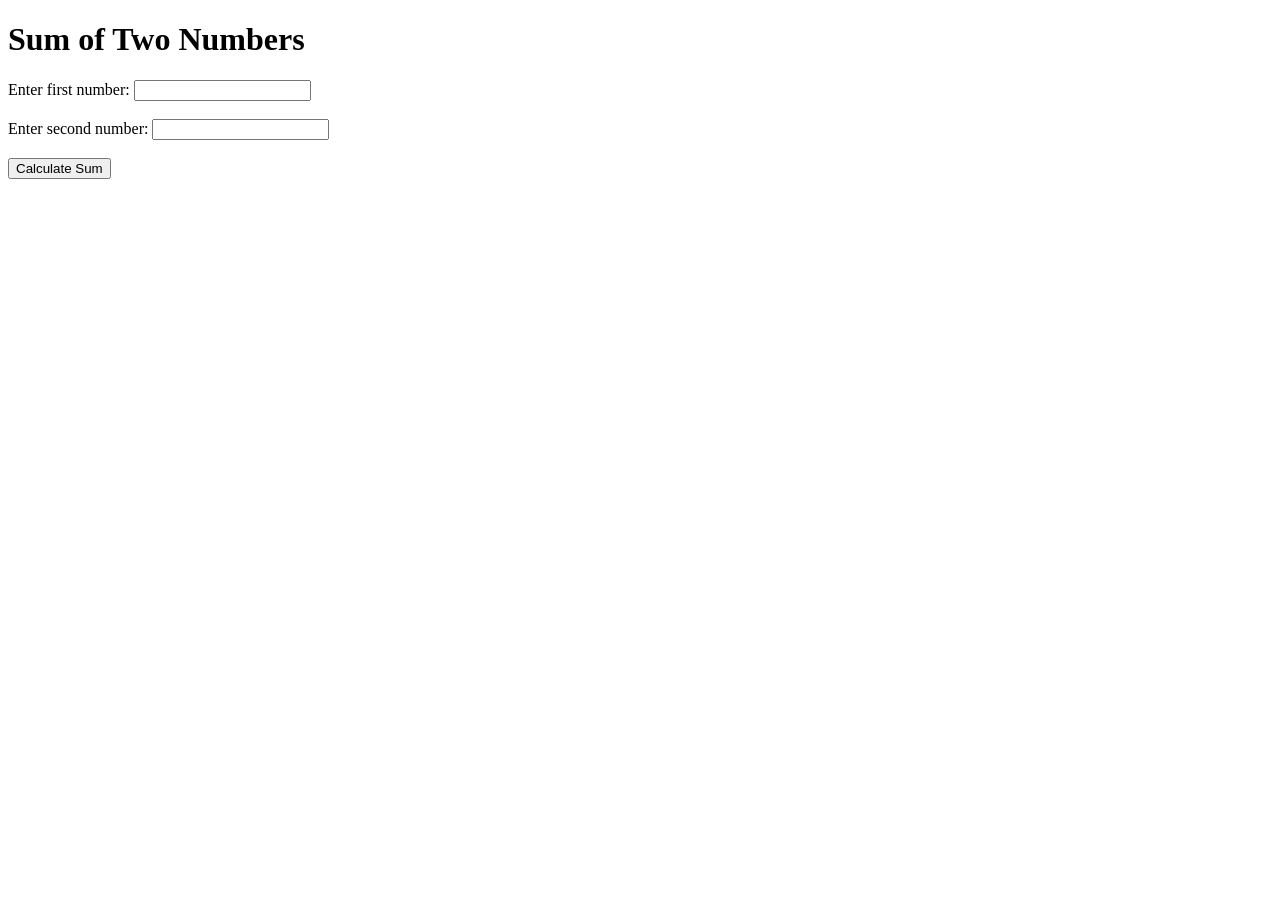
<file: index.html>
<!DOCTYPE html>
<html>
<head>
    <title>Sum Calculator</title>
</head>

<body>

    <h1>Sum of Two Numbers</h1>

    <label>Enter first number:</label>
    <input type="number" id="num1">

    <br><br>

    <label>Enter second number:</label>
    <input type="number" id="num2">

    <br><br>

    <button onclick="calculateSum()">Calculate Sum</button>

    <h2 id="result"></h2>

    <script src="script.js"></script>

</body>
</html>
</file>
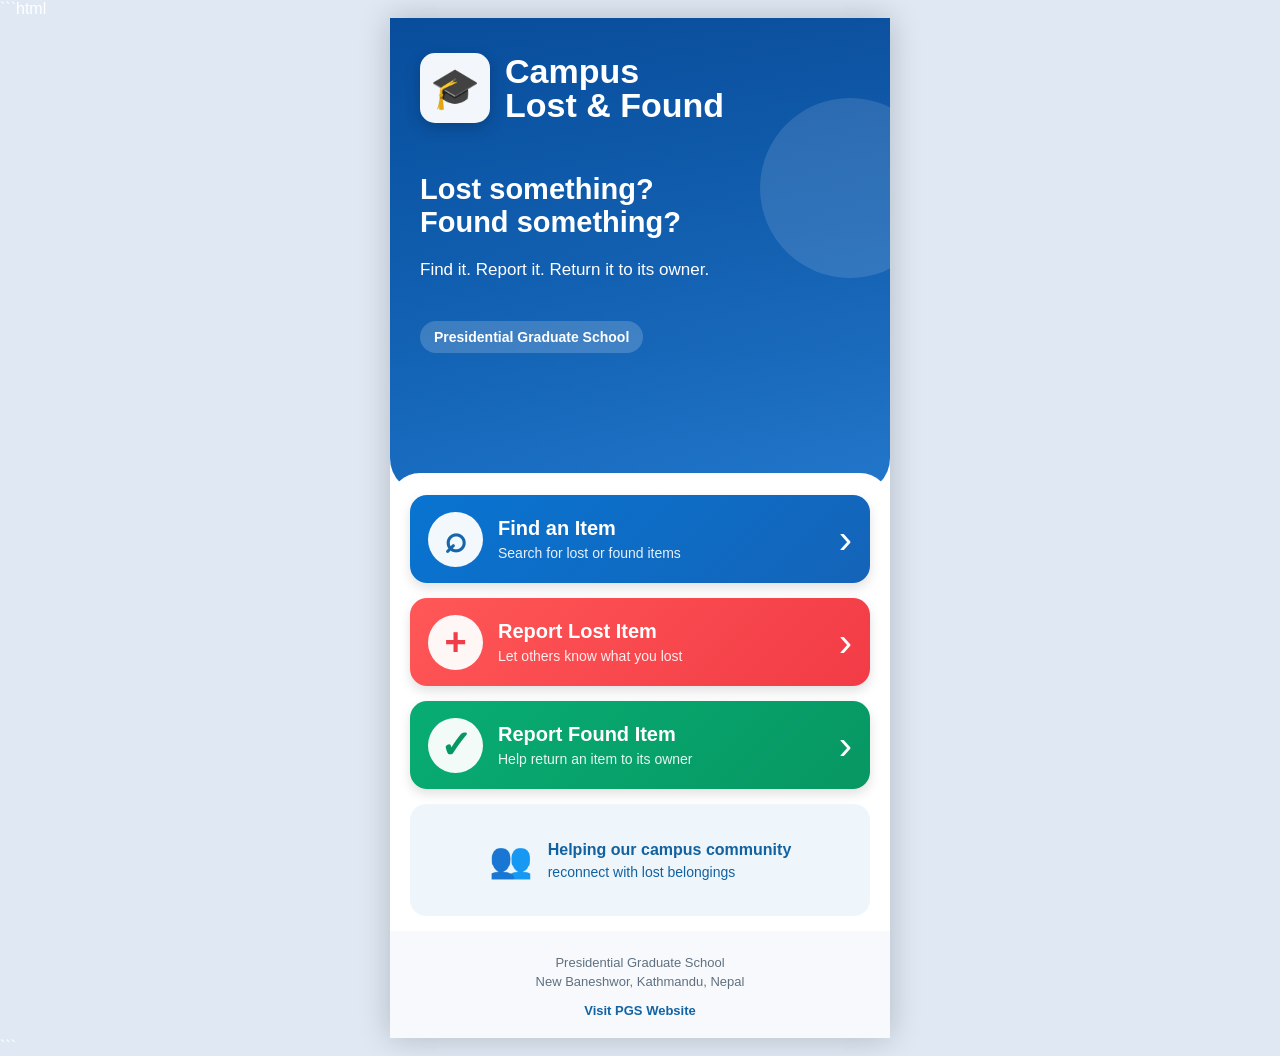
<file: week_3/week-4/index.html>
```html
<!DOCTYPE html>
<html lang="en">

<head>
    <meta charset="UTF-8">
    <meta name="viewport" content="width=device-width, initial-scale=1.0">

    <title>PGS Campus Lost & Found</title>

    <link rel="stylesheet" href="style.css">
</head>

<body>

    <div class="mobile-app">

        <!-- HERO SECTION -->
        <section class="hero">

            <div class="hero-content">

                <div class="logo">
                    🎓
                </div>

                <div>
                    <h1>Campus</h1>
                    <h1>Lost &amp; Found</h1>
                </div>

            </div>

            <h2>
                Lost something?<br>
                Found something?
            </h2>

            <p class="hero-text">
                Find it. Report it. Return it to its owner.
            </p>

            <p class="college">
                Presidential Graduate School
            </p>

        </section>


        <!-- MAIN CONTENT -->
        <main class="content">

            <!-- FIND ITEM -->
            <button
                type="button"
                id="findButton"
                class="action-button find-button">

                <span class="button-icon">⌕</span>

                <span class="button-text">
                    <strong>Find an Item</strong>
                    <small>Search for lost or found items</small>
                </span>

                <span class="arrow">›</span>

            </button>


            <!-- REPORT LOST ITEM -->
            <button
                type="button"
                id="lostButton"
                class="action-button lost-button">

                <span class="button-icon">+</span>

                <span class="button-text">
                    <strong>Report Lost Item</strong>
                    <small>Let others know what you lost</small>
                </span>

                <span class="arrow">›</span>

            </button>


            <!-- REPORT FOUND ITEM -->
            <button
                type="button"
                id="foundButton"
                class="action-button found-button">

                <span class="button-icon">✓</span>

                <span class="button-text">
                    <strong>Report Found Item</strong>
                    <small>Help return an item to its owner</small>
                </span>

                <span class="arrow">›</span>

            </button>


            <!-- COMMUNITY MESSAGE -->
            <div class="community-box">

                <div class="people-icon">
                    👥
                </div>

                <div>
                    <strong>
                        Helping our campus community
                    </strong>

                    <span>
                        reconnect with lost belongings
                    </span>
                </div>

            </div>


            <!-- FORM -->
            <div id="form-area" class="form-area">

                <h3 id="form-title">
                    Report an Item
                </h3>

                <input
                    type="text"
                    id="item-name"
                    placeholder="Enter item name"
                >

                <input
                    type="text"
                    id="item-location"
                    placeholder="Enter location"
                >

                <button
                    type="button"
                    id="submitButton"
                    class="submit-button">

                    Submit Report

                </button>

                <div id="result"></div>

            </div>

        </main>


        <!-- FOOTER -->
        <footer>

            <p>Presidential Graduate School</p>

            <p>
                New Baneshwor, Kathmandu, Nepal
            </p>

            <a
                href="https://www.presidential.edu.np/"
                target="_blank">

                Visit PGS Website

            </a>

        </footer>

    </div>


    <!-- JavaScript -->
    <script src="script.js"></script>

</body>
</html>
```
</file>
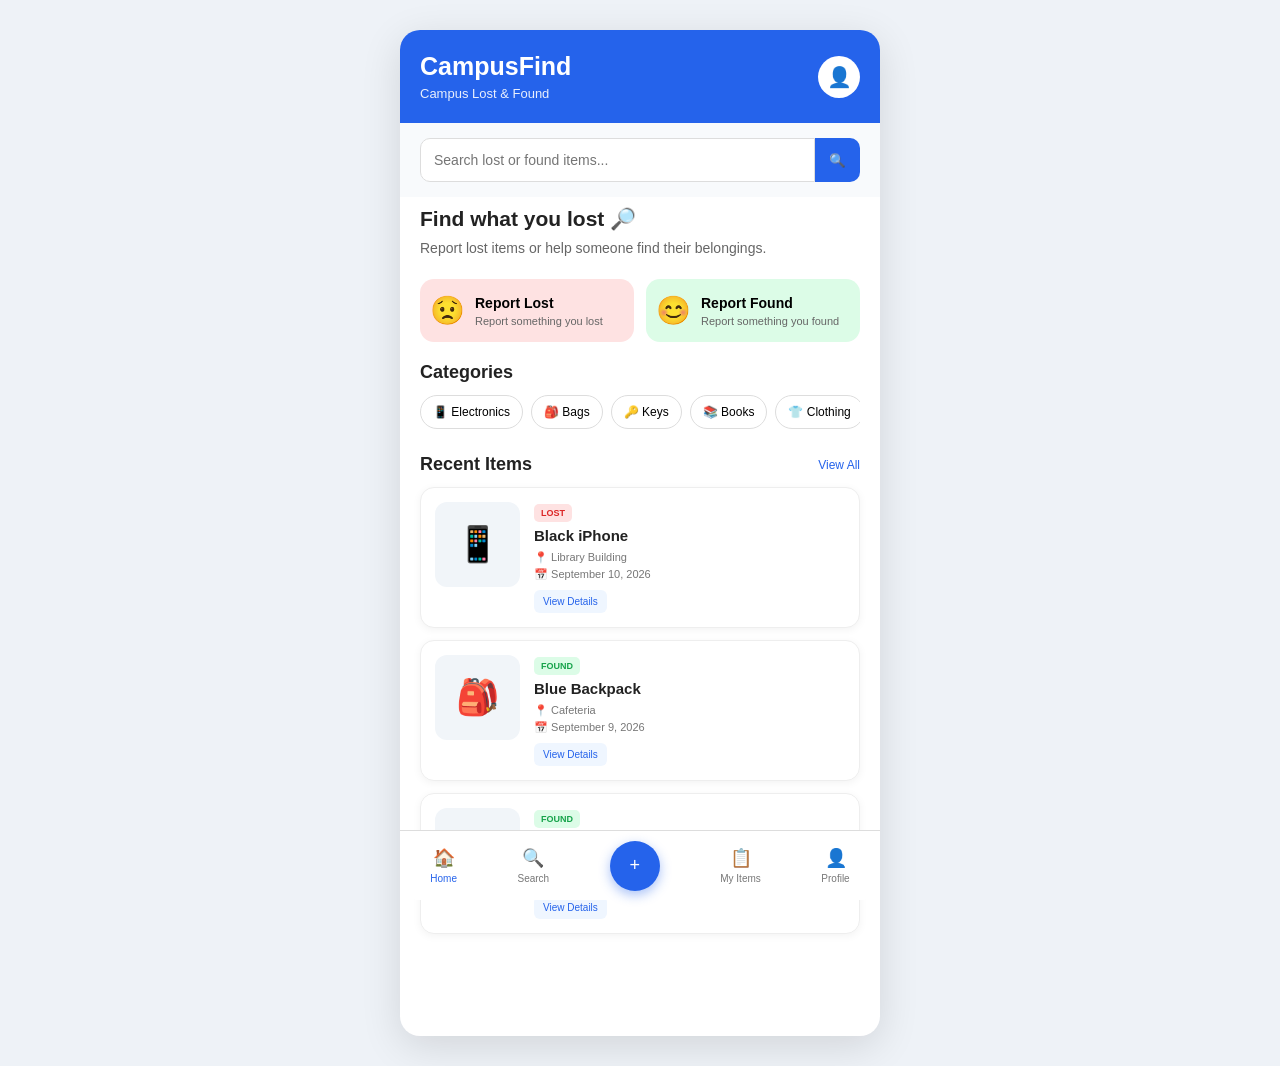
<file: campus.html>
<!DOCTYPE html>
<html lang="en">
<head>
    <meta charset="UTF-8">
    <meta name="viewport" content="width=device-width, initial-scale=1.0">

    <title>CampusFind - Lost & Found</title>

    <!-- Link CSS file -->
    <link rel="stylesheet" href="campus.css">
</head>

<body>

    <div class="app">

        <!-- Header -->
        <header class="header">
            <div>
                <h1>CampusFind</h1>
                <p>Campus Lost & Found</p>
            </div>

            <div class="profile-icon">👤</div>
        </header>


        <!-- Search -->
        <section class="search-section">
            <input
                type="text"
                placeholder="Search lost or found items..."
            >

            <button>🔍</button>
        </section>


        <!-- Welcome -->
        <section class="welcome">
            <h2>Find what you lost 🔎</h2>

            <p>
                Report lost items or help someone find their belongings.
            </p>
        </section>


        <!-- Report Buttons -->
        <section class="actions">

            <button class="action-card lost">
                <span>😟</span>

                <div>
                    <h3>Report Lost</h3>
                    <p>Report something you lost</p>
                </div>
            </button>


            <button class="action-card found">
                <span>😊</span>

                <div>
                    <h3>Report Found</h3>
                    <p>Report something you found</p>
                </div>
            </button>

        </section>


        <!-- Categories -->
        <section class="categories">

            <h2>Categories</h2>

            <div class="category-list">
                <button>📱 Electronics</button>
                <button>🎒 Bags</button>
                <button>🔑 Keys</button>
                <button>📚 Books</button>
                <button>👕 Clothing</button>
                <button>💳 Cards</button>
            </div>

        </section>


        <!-- Recent Items -->
        <section class="recent">

            <div class="section-title">
                <h2>Recent Items</h2>

                <a href="#">View All</a>
            </div>


            <!-- Lost Item -->
            <div class="item-card">

                <div class="item-image">
                    📱
                </div>

                <div class="item-info">

                    <span class="status lost-status">
                        LOST
                    </span>

                    <h3>Black iPhone</h3>

                    <p>📍 Library Building</p>

                    <p>📅 September 10, 2026</p>

                    <button class="details-btn">
                        View Details
                    </button>

                </div>

            </div>


            <!-- Found Item -->
            <div class="item-card">

                <div class="item-image">
                    🎒
                </div>

                <div class="item-info">

                    <span class="status found-status">
                        FOUND
                    </span>

                    <h3>Blue Backpack</h3>

                    <p>📍 Cafeteria</p>

                    <p>📅 September 9, 2026</p>

                    <button class="details-btn">
                        View Details
                    </button>

                </div>

            </div>


            <!-- Found Item -->
            <div class="item-card">

                <div class="item-image">
                    🔑
                </div>

                <div class="item-info">

                    <span class="status found-status">
                        FOUND
                    </span>

                    <h3>Set of Keys</h3>

                    <p>📍 Student Parking</p>

                    <p>📅 September 8, 2026</p>

                    <button class="details-btn">
                        View Details
                    </button>

                </div>

            </div>

        </section>


        <!-- Bottom Navigation -->
        <nav class="bottom-nav">

            <a href="#" class="active">
                <span>🏠</span>
                <small>Home</small>
            </a>

            <a href="#">
                <span>🔍</span>
                <small>Search</small>
            </a>

            <a href="#" class="add-button">
                +
            </a>

            <a href="#">
                <span>📋</span>
                <small>My Items</small>
            </a>

            <a href="#">
                <span>👤</span>
                <small>Profile</small>
            </a>

        </nav>

    </div>

</body>
</html>
</file>
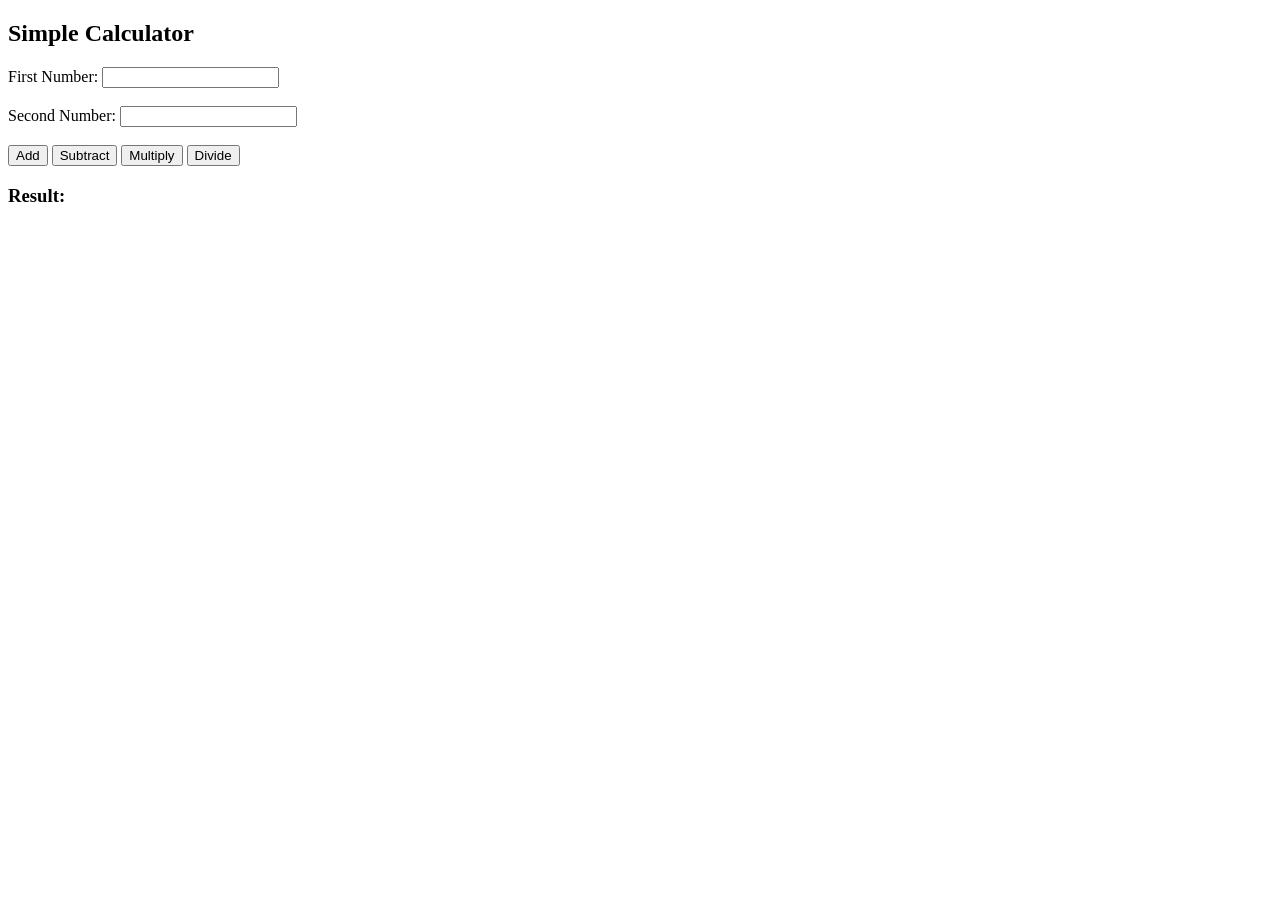
<file: week -2/calculator.html>
<!DOCTYPE html>
<html lang="en">
<body>

    <h2>Simple Calculator</h2>

    <label for="num1">First Number:</label>
    <input type="number" id="num1">

    <br><br>

    <label for="num2">Second Number:</label>
    <input type="number" id="num2">

    <br><br>

    <button onclick="calculate('add')">Add</button>
    <button onclick="calculate('subtract')">Subtract</button>
    <button onclick="calculate('multiply')">Multiply</button>
    <button onclick="calculate('divide')">Divide</button>

    <h3>Result: <span id="result"></span></h3>

    <script src="calculator.js"></script>

</body>
</html>
</file>
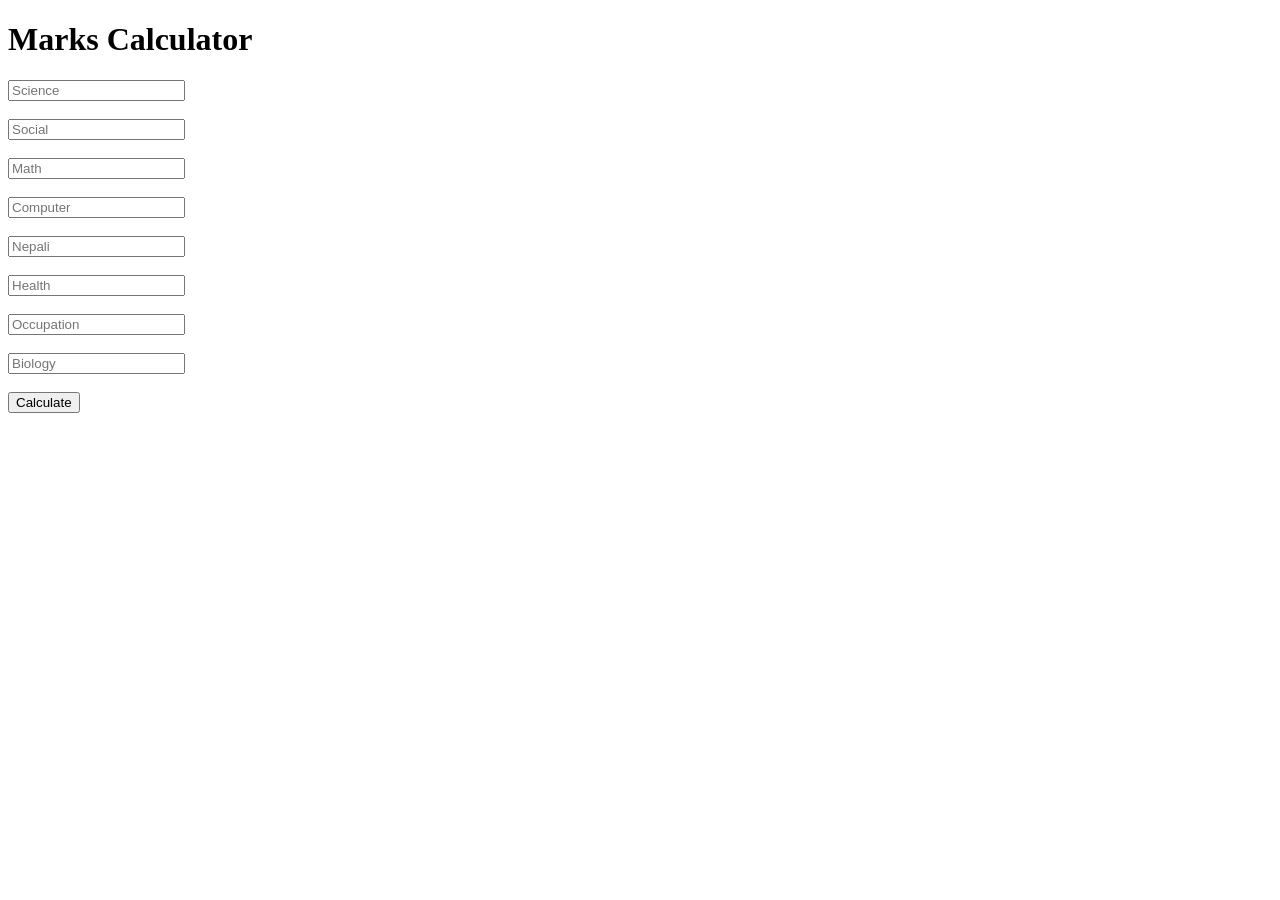
<file: week -2/markcalculator/mark.html>
<!DOCTYPE html>
<html>
<head>
    <title>Marks Calculator</title>
</head>

<body>

    <h1>Marks Calculator</h1>

    <input type="number" id="Sub1" placeholder="Science" required><br><br>
    <input type="number" id="Sub2" placeholder="Social" required><br><br>
    <input type="number" id="Sub3" placeholder="Math" required><br><br>
    <input type="number" id="Sub4" placeholder="Computer" required><br><br>
    <input type="number" id="Sub5" placeholder="Nepali" required><br><br>
    <input type="number" id="Sub6" placeholder="Health" required><br><br>
    <input type="number" id="Sub7" placeholder="Occupation" required><br><br>
    <input type="number" id="Sub8" placeholder="Biology" required><br><br>

   
    <button type="button" onclick="mymarks()">Calculate</button>

    <h3 id="total"></h3>
    <h3 id="result"></h3>

    <script src="mark.js"></script>

</body>
</html>
</file>
<file: week_3/week-4/style.css>
```css
* {
    box-sizing: border-box;
}

body {
    margin: 0;
    padding: 0;

    font-family: Arial, Helvetica, sans-serif;

    background: #dfe8f3;

    color: #ffffff;
}


/* Main Mobile App */

.mobile-app {
    width: 100%;
    max-width: 500px;

    min-height: 100vh;

    margin: auto;

    background: #ffffff;

    overflow: hidden;

    box-shadow:
        0 0 30px rgba(0, 0, 0, 0.20);
}


/* Hero Section */

.hero {
    min-height: 410px;

    padding: 35px 30px 30px;

    position: relative;

    background:
        linear-gradient(
            rgba(8, 76, 155, 0.88),
            rgba(18, 104, 190, 0.72)
        ),
        linear-gradient(
            135deg,
            #0757a5,
            #4d9eea
        );

    border-radius: 0 0 35px 35px;
}


/* Decorative sky effect */

.hero::after {
    content: "";

    position: absolute;

    width: 180px;
    height: 180px;

    right: -50px;
    top: 80px;

    border-radius: 50%;

    background: rgba(255, 255, 255, 0.12);
}


/* Logo + Title */

.hero-content {
    display: flex;

    align-items: center;

    gap: 15px;

    position: relative;

    z-index: 2;
}

.logo {
    width: 70px;
    height: 70px;

    display: flex;

    justify-content: center;
    align-items: center;

    background: rgba(255, 255, 255, 0.95);

    border-radius: 15px;

    font-size: 40px;

    box-shadow:
        0 5px 15px rgba(0, 0, 0, 0.20);
}

.hero h1 {
    margin: 0;

    font-size: 34px;

    line-height: 1.0;

    font-weight: 800;
}


/* Hero Text */

.hero h2 {
    margin-top: 50px;

    margin-bottom: 15px;

    font-size: 29px;

    line-height: 1.15;

    position: relative;

    z-index: 2;
}

.hero-text {
    font-size: 17px;

    line-height: 1.5;

    margin-bottom: 25px;

    position: relative;

    z-index: 2;
}

.college {
    display: inline-block;

    padding: 8px 14px;

    border-radius: 20px;

    background: rgba(255, 255, 255, 0.18);

    font-size: 14px;

    font-weight: bold;

    position: relative;

    z-index: 2;
}


/* Content */

.content {
    background: white;

    padding: 22px 20px 15px;

    margin-top: -20px;

    position: relative;

    border-radius: 30px 30px 0 0;
}


/* Action Buttons */

.action-button {
    width: 100%;

    min-height: 88px;

    border: none;

    border-radius: 17px;

    margin-bottom: 15px;

    padding: 12px 18px;

    display: flex;

    align-items: center;

    text-align: left;

    color: white;

    cursor: pointer;

    transition: 0.25s;

    box-shadow:
        0 5px 12px rgba(0, 0, 0, 0.12);
}

.action-button:hover {
    transform: translateY(-2px);

    box-shadow:
        0 8px 18px rgba(0, 0, 0, 0.18);
}


/* Find Button */

.find-button {
    background: linear-gradient(
        135deg,
        #0874d1,
        #1464b8
    );
}


/* Lost Button */

.lost-button {
    background: linear-gradient(
        135deg,
        #ff5757,
        #f23b46
    );
}


/* Found Button */

.found-button {
    background: linear-gradient(
        135deg,
        #08ad73,
        #079763
    );
}


/* Icons */

.button-icon {
    width: 55px;
    height: 55px;

    min-width: 55px;

    border-radius: 50%;

    background: rgba(255, 255, 255, 0.95);

    color: #1765aa;

    display: flex;

    align-items: center;
    justify-content: center;

    font-size: 38px;

    font-weight: bold;

    margin-right: 15px;
}

.lost-button .button-icon {
    color: #f13d49;
}

.found-button .button-icon {
    color: #079763;
}


/* Button Text */

.button-text {
    flex: 1;

    display: flex;

    flex-direction: column;
}

.button-text strong {
    font-size: 20px;

    margin-bottom: 5px;
}

.button-text small {
    font-size: 14px;

    opacity: 0.9;
}


/* Arrow */

.arrow {
    font-size: 40px;

    font-weight: 200;

    margin-left: 8px;
}


/* Community Box */

.community-box {
    min-height: 82px;

    margin-top: 10px;

    padding: 15px;

    border-radius: 16px;

    background: #eef6fc;

    color: #1261a0;

    display: flex;

    align-items: center;

    justify-content: center;

    gap: 15px;
}

.people-icon {
    font-size: 35px;
}

.community-box strong,
.community-box span {
    display: block;
}

.community-box strong {
    font-size: 16px;
}

.community-box span {
    font-size: 14px;

    margin-top: 5px;
}


/* Form */

.form-area {
    display: none;

    margin-top: 20px;

    padding: 20px;

    background: #f5f8fc;

    border-radius: 16px;
}

.form-area h3 {
    margin-top: 0;

    color: #155fa0;
}

.form-area input {
    width: 100%;

    padding: 13px;

    margin: 7px 0;

    border: 1px solid #ccd6e0;

    border-radius: 9px;

    font-size: 15px;
}

.submit-button {
    width: 100%;

    padding: 13px;

    margin-top: 8px;

    border: none;

    border-radius: 9px;

    background: #176bc1;

    color: white;

    font-size: 16px;

    font-weight: bold;

    cursor: pointer;
}

#result {
    margin-top: 15px;

    color: #16704d;

    line-height: 1.6;
}


/* Footer */

footer {
    padding: 20px;

    text-align: center;

    background: #f7f9fc;

    color: #607080;

    font-size: 13px;
}

footer p {
    margin: 4px;
}

footer a {
    display: inline-block;

    margin-top: 10px;

    color: #1264a5;

    font-weight: bold;

    text-decoration: none;
}


/* Small Mobile Screens */

@media (max-width: 380px) {

    .hero {
        padding: 25px 20px;
    }

    .hero h1 {
        font-size: 29px;
    }

    .hero h2 {
        font-size: 25px;
    }

    .button-text strong {
        font-size: 17px;
    }

    .button-text small {
        font-size: 12px;
    }

    .button-icon {
        width: 48px;
        height: 48px;
        min-width: 48px;
    }
}
```
</file>
<file: campus.css>
/* ==============================
   GENERAL
================================= */

* {
    margin: 0;
    padding: 0;
    box-sizing: border-box;
}

body {
    font-family: Arial, Helvetica, sans-serif;
    background: #eef2f7;
    color: #222;
}


/* ==============================
   APP CONTAINER
================================= */

.app {
    width: 100%;
    max-width: 480px;
    min-height: 100vh;
    margin: auto;
    background: white;
    padding-bottom: 90px;
}


/* ==============================
   HEADER
================================= */

.header {
    background: #2563eb;
    color: white;

    padding: 22px 20px;

    display: flex;
    justify-content: space-between;
    align-items: center;
}

.header h1 {
    font-size: 25px;
    margin-bottom: 5px;
}

.header p {
    font-size: 13px;
    opacity: 0.9;
}

.profile-icon {
    width: 42px;
    height: 42px;

    background: white;
    color: #2563eb;

    border-radius: 50%;

    display: flex;
    justify-content: center;
    align-items: center;

    font-size: 20px;
}


/* ==============================
   SEARCH
================================= */

.search-section {
    display: flex;

    padding: 15px 20px;

    background: #f8fafc;
}

.search-section input {
    width: 100%;

    padding: 13px;

    border: 1px solid #ddd;

    border-radius: 10px 0 0 10px;

    outline: none;

    font-size: 14px;
}

.search-section button {
    width: 50px;

    border: none;

    background: #2563eb;

    color: white;

    border-radius: 0 10px 10px 0;

    cursor: pointer;
}


/* ==============================
   WELCOME
================================= */

.welcome {
    padding: 10px 20px 20px;
}

.welcome h2 {
    font-size: 21px;
    margin-bottom: 7px;
}

.welcome p {
    color: #666;

    font-size: 14px;

    line-height: 1.5;
}


/* ==============================
   ACTION BUTTONS
================================= */

.actions {
    display: flex;

    gap: 12px;

    padding: 0 20px 20px;
}

.action-card {
    flex: 1;

    border: none;

    border-radius: 14px;

    padding: 15px 10px;

    display: flex;

    align-items: center;

    gap: 10px;

    text-align: left;

    cursor: pointer;
}

.action-card span {
    font-size: 28px;
}

.action-card h3 {
    font-size: 14px;

    margin-bottom: 4px;
}

.action-card p {
    font-size: 11px;

    color: #666;
}

.lost {
    background: #fee2e2;
}

.found {
    background: #dcfce7;
}


/* ==============================
   CATEGORIES
================================= */

.categories {
    padding: 0 20px 20px;
}

.categories h2 {
    font-size: 18px;

    margin-bottom: 12px;
}

.category-list {
    display: flex;

    gap: 8px;

    overflow-x: auto;

    padding-bottom: 5px;
}

.category-list button {
    white-space: nowrap;

    border: 1px solid #ddd;

    background: white;

    padding: 9px 12px;

    border-radius: 20px;

    cursor: pointer;

    font-size: 12px;
}


/* ==============================
   RECENT ITEMS
================================= */

.recent {
    padding: 0 20px;
}

.section-title {
    display: flex;

    justify-content: space-between;

    align-items: center;

    margin-bottom: 12px;
}

.section-title h2 {
    font-size: 18px;
}

.section-title a {
    color: #2563eb;

    font-size: 12px;

    text-decoration: none;
}


/* ==============================
   ITEM CARD
================================= */

.item-card {
    display: flex;

    gap: 14px;

    padding: 14px;

    margin-bottom: 12px;

    border: 1px solid #eee;

    border-radius: 14px;

    background: white;

    box-shadow:
        0 2px 8px rgba(0, 0, 0, 0.05);
}

.item-image {
    width: 85px;
    height: 85px;

    border-radius: 12px;

    background: #f1f5f9;

    display: flex;

    justify-content: center;
    align-items: center;

    font-size: 35px;

    flex-shrink: 0;
}

.item-info {
    flex: 1;
}

.status {
    display: inline-block;

    padding: 4px 7px;

    border-radius: 5px;

    font-size: 9px;

    font-weight: bold;

    margin-bottom: 5px;
}

.lost-status {
    background: #fee2e2;

    color: #dc2626;
}

.found-status {
    background: #dcfce7;

    color: #16a34a;
}

.item-info h3 {
    font-size: 15px;

    margin-bottom: 7px;
}

.item-info p {
    color: #777;

    font-size: 11px;

    margin-bottom: 4px;
}


/* ==============================
   DETAILS BUTTON
================================= */

.details-btn {
    margin-top: 5px;

    border: none;

    background: #eff6ff;

    color: #2563eb;

    padding: 6px 9px;

    border-radius: 6px;

    font-size: 10px;

    cursor: pointer;
}


/* ==============================
   BOTTOM NAVIGATION
================================= */

.bottom-nav {
    position: fixed;

    bottom: 0;

    width: 100%;

    max-width: 480px;

    height: 70px;

    background: white;

    border-top: 1px solid #ddd;

    display: flex;

    justify-content: space-around;

    align-items: center;

    z-index: 100;
}

.bottom-nav a {
    text-decoration: none;

    color: #777;

    display: flex;

    flex-direction: column;

    align-items: center;

    gap: 4px;

    font-size: 18px;
}

.bottom-nav small {
    font-size: 10px;
}

.bottom-nav .active {
    color: #2563eb;
}


/* ==============================
   ADD BUTTON
================================= */

.add-button {
    width: 50px;
    height: 50px;

    background: #2563eb;

    color: white !important;

    border-radius: 50%;

    display: flex !important;

    justify-content: center;

    align-items: center;

    font-size: 28px;

    box-shadow:
        0 4px 12px rgba(37, 99, 235, 0.4);
}


/* ==============================
   DESKTOP
================================= */

@media (min-width: 600px) {

    body {
        padding: 30px 0;
    }

    .app {
        border-radius: 20px;

        overflow: hidden;

        box-shadow:
            0 10px 40px rgba(0, 0, 0, 0.12);
    }

    .bottom-nav {
        margin-left: auto;
        margin-right: auto;

        left: 0;
        right: 0;

        border-radius: 0 0 20px 20px;
    }
}
</file>
